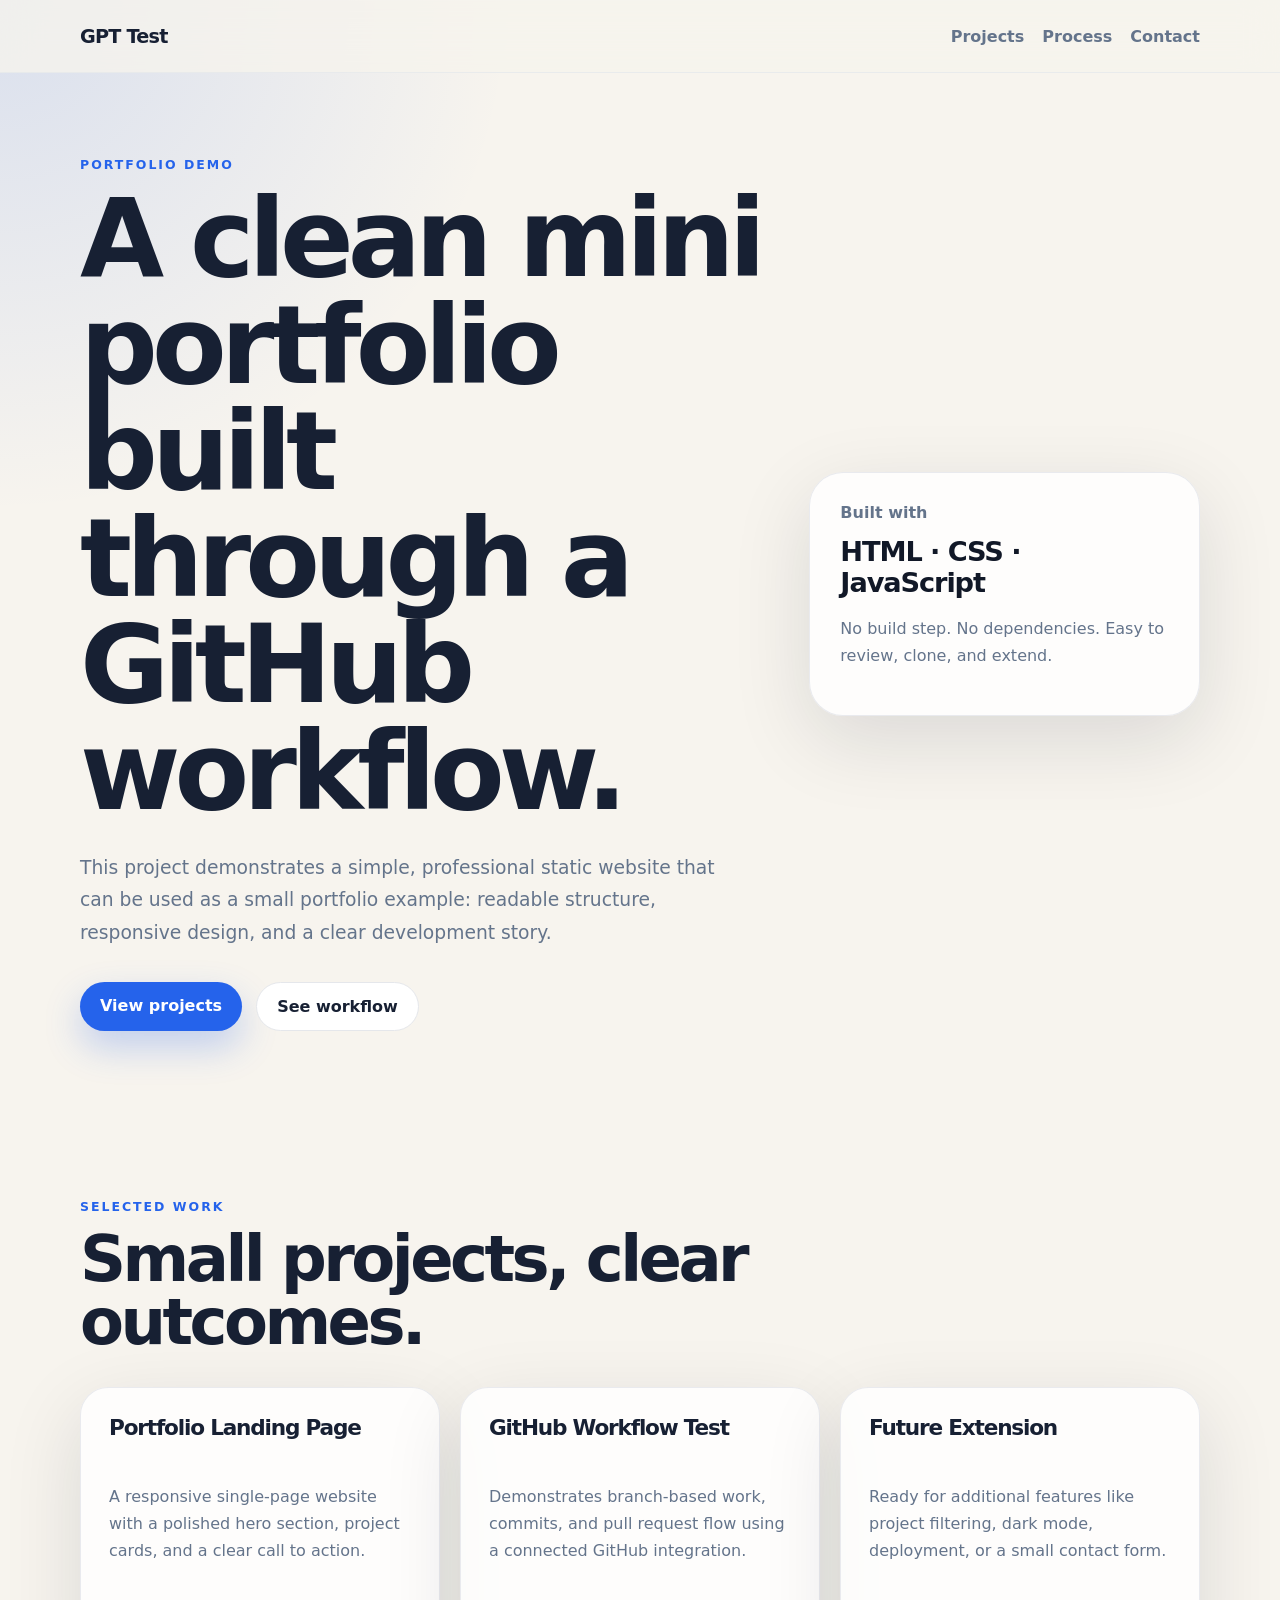
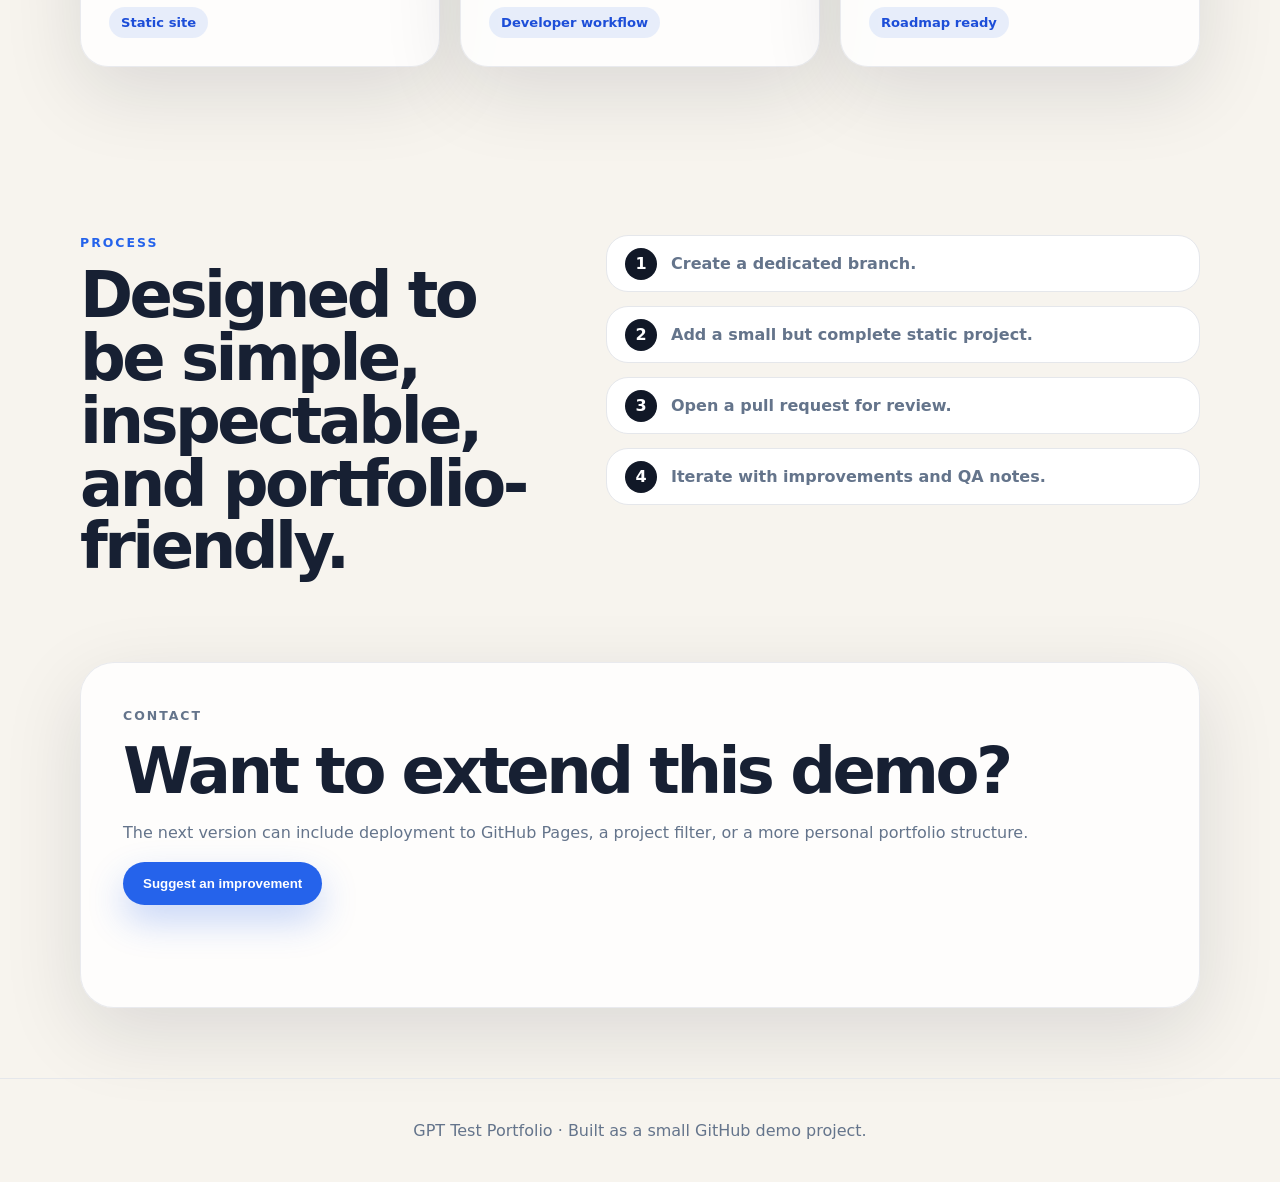
<file: index.html>
<!doctype html>
<html lang="en">
  <head>
    <meta charset="UTF-8" />
    <meta name="viewport" content="width=device-width, initial-scale=1.0" />
    <title>GPT Test Portfolio</title>
    <meta
      name="description"
      content="A small portfolio demo project created through a GitHub workflow with ChatGPT."
    />
    <link rel="stylesheet" href="styles.css" />
  </head>
  <body>
    <header class="site-header">
      <nav class="nav" aria-label="Main navigation">
        <a class="logo" href="#top">GPT Test</a>
        <div class="nav-links">
          <a href="#projects">Projects</a>
          <a href="#process">Process</a>
          <a href="#contact">Contact</a>
        </div>
      </nav>
    </header>

    <main id="top">
      <section class="hero section">
        <div class="hero-content">
          <p class="eyebrow">Portfolio demo</p>
          <h1>A clean mini portfolio built through a GitHub workflow.</h1>
          <p class="hero-copy">
            This project demonstrates a simple, professional static website that can be
            used as a small portfolio example: readable structure, responsive design,
            and a clear development story.
          </p>
          <div class="hero-actions">
            <a class="button primary" href="#projects">View projects</a>
            <a class="button secondary" href="#process">See workflow</a>
          </div>
        </div>
        <aside class="hero-card" aria-label="Project summary">
          <span class="card-label">Built with</span>
          <strong>HTML · CSS · JavaScript</strong>
          <p>No build step. No dependencies. Easy to review, clone, and extend.</p>
        </aside>
      </section>

      <section id="projects" class="section">
        <div class="section-heading">
          <p class="eyebrow">Selected work</p>
          <h2>Small projects, clear outcomes.</h2>
        </div>
        <div class="project-grid">
          <article class="project-card">
            <h3>Portfolio Landing Page</h3>
            <p>
              A responsive single-page website with a polished hero section,
              project cards, and a clear call to action.
            </p>
            <span>Static site</span>
          </article>
          <article class="project-card">
            <h3>GitHub Workflow Test</h3>
            <p>
              Demonstrates branch-based work, commits, and pull request flow using
              a connected GitHub integration.
            </p>
            <span>Developer workflow</span>
          </article>
          <article class="project-card">
            <h3>Future Extension</h3>
            <p>
              Ready for additional features like project filtering, dark mode,
              deployment, or a small contact form.
            </p>
            <span>Roadmap ready</span>
          </article>
        </div>
      </section>

      <section id="process" class="section split-section">
        <div>
          <p class="eyebrow">Process</p>
          <h2>Designed to be simple, inspectable, and portfolio-friendly.</h2>
        </div>
        <ol class="steps">
          <li>Create a dedicated branch.</li>
          <li>Add a small but complete static project.</li>
          <li>Open a pull request for review.</li>
          <li>Iterate with improvements and QA notes.</li>
        </ol>
      </section>

      <section id="contact" class="section contact-card">
        <p class="eyebrow">Contact</p>
        <h2>Want to extend this demo?</h2>
        <p>
          The next version can include deployment to GitHub Pages, a project filter,
          or a more personal portfolio structure.
        </p>
        <button id="ideaButton" class="button primary" type="button">
          Suggest an improvement
        </button>
        <p id="ideaOutput" class="idea-output" aria-live="polite"></p>
      </section>
    </main>

    <footer class="footer">
      <p>GPT Test Portfolio · Built as a small GitHub demo project.</p>
    </footer>

    <script src="script.js"></script>
  </body>
</html>
</file>
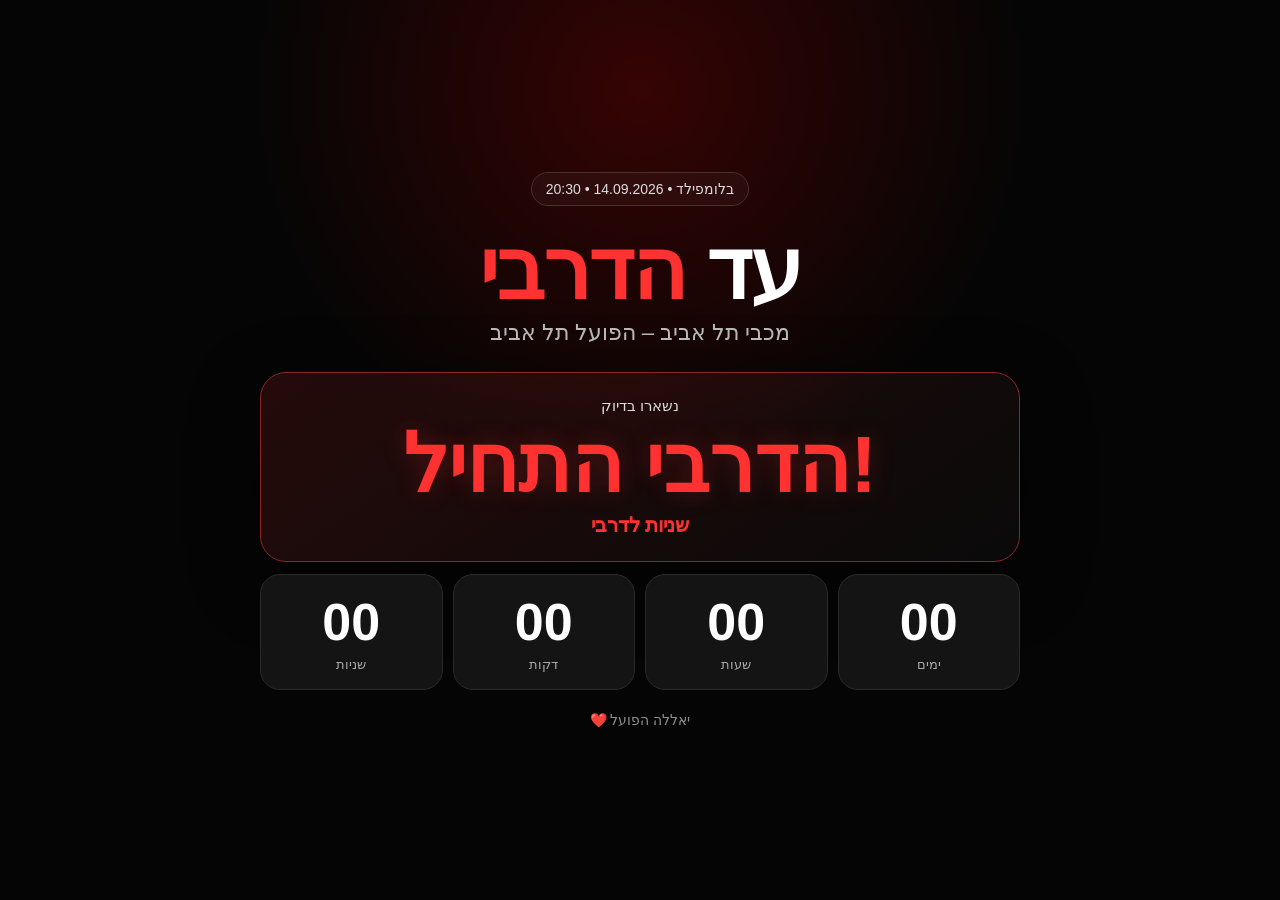
<file: derby-timer.html>
<!doctype html>
<html lang="he" dir="rtl">
<head>
<meta charset="utf-8">
<meta name="viewport" content="width=device-width,initial-scale=1,viewport-fit=cover">
<meta name="theme-color" content="#050505">
<title>עד הדרבי</title>
<style>
:root{--red:#ff3131;--white:#fff;--muted:#aaa;--panel:#141414;--line:#2a2a2a}
*{box-sizing:border-box}
html,body{margin:0;min-height:100%;background:#050505;color:#fff;font-family:-apple-system,BlinkMacSystemFont,"Segoe UI",Arial,sans-serif}
body{min-height:100svh;display:flex;align-items:center;justify-content:center;padding:24px;background:radial-gradient(circle at 50% 10%,rgba(180,0,0,.28),transparent 38%),#050505}
main{width:min(760px,100%);text-align:center}
.pill{display:inline-block;padding:8px 14px;border:1px solid #4a3030;border-radius:999px;color:#ddd;background:rgba(255,255,255,.03);font-size:14px}
h1{margin:22px 0 8px;font-size:clamp(42px,10vw,84px);line-height:1;letter-spacing:-2px}h1 span{color:var(--red)}
.sub{color:#b8b8b8;font-size:clamp(16px,4vw,22px);margin-bottom:26px}
.hero{border:1px solid #8d2525;border-radius:26px;padding:24px 14px;background:linear-gradient(145deg,rgba(255,49,49,.13),rgba(255,255,255,.02));box-shadow:0 20px 70px rgba(0,0,0,.45)}
.label{color:#ddd;font-size:15px;margin-bottom:10px}
#total{direction:ltr;font-variant-numeric:tabular-nums;font-weight:900;font-size:clamp(58px,14vw,116px);line-height:1;text-shadow:0 0 24px rgba(255,49,49,.25)}
.word{color:var(--red);font-weight:800;font-size:20px;margin-top:8px}
.grid{display:grid;grid-template-columns:repeat(4,1fr);gap:10px;margin-top:12px}
.box{background:var(--panel);border:1px solid var(--line);border-radius:20px;padding:17px 6px}
.num{direction:ltr;font-variant-numeric:tabular-nums;font-size:clamp(30px,7vw,52px);font-weight:850}.cap{margin-top:5px;color:#aaa;font-size:13px}
.footer{margin-top:22px;color:#8f8f8f;font-size:14px}
.finished{color:var(--red)!important;font-size:clamp(42px,10vw,80px)!important}
@media(max-width:560px){.grid{grid-template-columns:repeat(2,1fr)}body{padding:18px}.hero{padding:22px 10px}}
</style>
</head>
<body>
<main>
  <div class="pill">בלומפילד • 14.09.2026 • 20:30</div>
  <h1>עד <span>הדרבי</span></h1>
  <div class="sub">מכבי תל אביב – הפועל תל אביב</div>
  <section class="hero">
    <div class="label">נשארו בדיוק</div>
    <div id="total">טוען…</div>
    <div class="word">שניות לדרבי</div>
  </section>
  <section class="grid">
    <div class="box"><div class="num" id="days">--</div><div class="cap">ימים</div></div>
    <div class="box"><div class="num" id="hours">--</div><div class="cap">שעות</div></div>
    <div class="box"><div class="num" id="minutes">--</div><div class="cap">דקות</div></div>
    <div class="box"><div class="num" id="seconds">--</div><div class="cap">שניות</div></div>
  </section>
  <div class="footer">יאללה הפועל ❤️</div>
</main>
<script>
(() => {
  const target = Date.parse('2026-09-14T20:30:00+03:00');
  const total = document.getElementById('total');
  const days = document.getElementById('days');
  const hours = document.getElementById('hours');
  const minutes = document.getElementById('minutes');
  const seconds = document.getElementById('seconds');
  const pad = n => String(n).padStart(2,'0');
  function tick(){
    const ms = target - Date.now();
    if(ms <= 0){
      total.textContent = 'הדרבי התחיל!';
      total.classList.add('finished');
      days.textContent = hours.textContent = minutes.textContent = seconds.textContent = '00';
      return;
    }
    const t = Math.ceil(ms/1000);
    days.textContent = Math.floor(t/86400);
    hours.textContent = pad(Math.floor((t%86400)/3600));
    minutes.textContent = pad(Math.floor((t%3600)/60));
    seconds.textContent = pad(t%60);
    total.textContent = t.toLocaleString('en-US');
  }
  tick();
  setInterval(tick,250);
})();
</script>
</body>
</html>
</file>
<file: styles.css>
:root {
  color-scheme: light;
  --background: #f7f4ee;
  --surface: #ffffff;
  --surface-strong: #111827;
  --text: #172033;
  --muted: #64748b;
  --border: #e5e7eb;
  --accent: #2563eb;
  --accent-dark: #1d4ed8;
  --shadow: 0 24px 80px rgba(15, 23, 42, 0.12);
}

* {
  box-sizing: border-box;
}

html {
  scroll-behavior: smooth;
}

body {
  margin: 0;
  font-family:
    Inter, ui-sans-serif, system-ui, -apple-system, BlinkMacSystemFont, "Segoe UI",
    sans-serif;
  background:
    radial-gradient(circle at top left, rgba(37, 99, 235, 0.14), transparent 32rem),
    var(--background);
  color: var(--text);
}

body::selection {
  background: rgba(37, 99, 235, 0.2);
}

a {
  color: inherit;
  text-decoration: none;
}

.site-header {
  position: sticky;
  top: 0;
  z-index: 10;
  backdrop-filter: blur(18px);
  background: rgba(247, 244, 238, 0.78);
  border-bottom: 1px solid rgba(229, 231, 235, 0.75);
}

.nav {
  width: min(1120px, calc(100% - 32px));
  margin: 0 auto;
  min-height: 72px;
  display: flex;
  align-items: center;
  justify-content: space-between;
  gap: 24px;
}

.logo {
  font-weight: 800;
  letter-spacing: -0.04em;
  font-size: 1.2rem;
}

.nav-links {
  display: flex;
  gap: 18px;
  color: var(--muted);
  font-weight: 650;
}

.nav-links a:hover {
  color: var(--accent);
}

.section {
  width: min(1120px, calc(100% - 32px));
  margin: 0 auto;
  padding: 84px 0;
}

.hero {
  min-height: calc(100vh - 72px);
  display: grid;
  grid-template-columns: minmax(0, 1.5fr) minmax(280px, 0.85fr);
  align-items: center;
  gap: 40px;
}

.eyebrow {
  margin: 0 0 14px;
  color: var(--accent);
  font-size: 0.78rem;
  text-transform: uppercase;
  letter-spacing: 0.16em;
  font-weight: 800;
}

h1,
h2,
h3,
p {
  overflow-wrap: anywhere;
}

h1,
h2,
h3 {
  margin: 0;
  letter-spacing: -0.055em;
  line-height: 0.98;
}

h1 {
  max-width: 760px;
  font-size: clamp(3.1rem, 9vw, 6.8rem);
}

h2 {
  font-size: clamp(2.2rem, 5vw, 4rem);
}

h3 {
  font-size: 1.35rem;
  line-height: 1.1;
}

.hero-copy {
  max-width: 640px;
  margin: 26px 0 0;
  color: var(--muted);
  font-size: 1.17rem;
  line-height: 1.75;
}

.hero-actions {
  display: flex;
  flex-wrap: wrap;
  gap: 14px;
  margin-top: 32px;
}

.button {
  border: 0;
  border-radius: 999px;
  padding: 14px 20px;
  font-weight: 800;
  cursor: pointer;
  transition:
    transform 180ms ease,
    box-shadow 180ms ease,
    background 180ms ease;
}

.button:hover {
  transform: translateY(-2px);
}

.button.primary {
  background: var(--accent);
  color: white;
  box-shadow: 0 16px 36px rgba(37, 99, 235, 0.26);
}

.button.primary:hover {
  background: var(--accent-dark);
}

.button.secondary {
  background: var(--surface);
  border: 1px solid var(--border);
  color: var(--text);
}

.hero-card,
.project-card,
.contact-card {
  background: rgba(255, 255, 255, 0.82);
  border: 1px solid rgba(229, 231, 235, 0.85);
  box-shadow: var(--shadow);
}

.hero-card {
  border-radius: 34px;
  padding: 30px;
}

.card-label {
  display: block;
  margin-bottom: 14px;
  color: var(--muted);
  font-weight: 750;
}

.hero-card strong {
  display: block;
  color: var(--surface-strong);
  font-size: 1.7rem;
  line-height: 1.15;
  letter-spacing: -0.04em;
}

.hero-card p,
.project-card p,
.contact-card p {
  color: var(--muted);
  line-height: 1.7;
}

.section-heading {
  max-width: 740px;
  margin-bottom: 34px;
}

.project-grid {
  display: grid;
  grid-template-columns: repeat(3, minmax(0, 1fr));
  gap: 20px;
}

.project-card {
  min-height: 280px;
  border-radius: 28px;
  padding: 28px;
  display: flex;
  flex-direction: column;
  justify-content: space-between;
}

.project-card span {
  width: fit-content;
  border-radius: 999px;
  background: rgba(37, 99, 235, 0.1);
  color: var(--accent-dark);
  padding: 8px 12px;
  font-size: 0.82rem;
  font-weight: 800;
}

.split-section {
  display: grid;
  grid-template-columns: 0.9fr 1.1fr;
  gap: 40px;
  align-items: start;
}

.steps {
  margin: 0;
  padding: 0;
  list-style: none;
  display: grid;
  gap: 14px;
  counter-reset: steps;
}

.steps li {
  counter-increment: steps;
  background: var(--surface);
  border: 1px solid var(--border);
  border-radius: 22px;
  padding: 18px 18px 18px 64px;
  position: relative;
  color: var(--muted);
  font-weight: 700;
}

.steps li::before {
  content: counter(steps);
  position: absolute;
  left: 18px;
  top: 50%;
  transform: translateY(-50%);
  width: 32px;
  height: 32px;
  display: grid;
  place-items: center;
  border-radius: 50%;
  background: var(--surface-strong);
  color: white;
  font-weight: 900;
}

.contact-card {
  border-radius: 34px;
  padding: 42px;
  margin-bottom: 70px;
}

.idea-output {
  min-height: 28px;
  font-weight: 750;
}

.footer {
  border-top: 1px solid var(--border);
  color: var(--muted);
  text-align: center;
  padding: 26px 16px;
}

@media (max-width: 820px) {
  .nav {
    min-height: 64px;
  }

  .nav-links {
    display: none;
  }

  .section {
    padding: 56px 0;
  }

  .hero,
  .split-section,
  .project-grid {
    grid-template-columns: 1fr;
  }

  .hero {
    min-height: auto;
    padding-top: 72px;
  }

  .project-card {
    min-height: 220px;
  }

  .contact-card {
    padding: 28px;
  }
}
</file>
